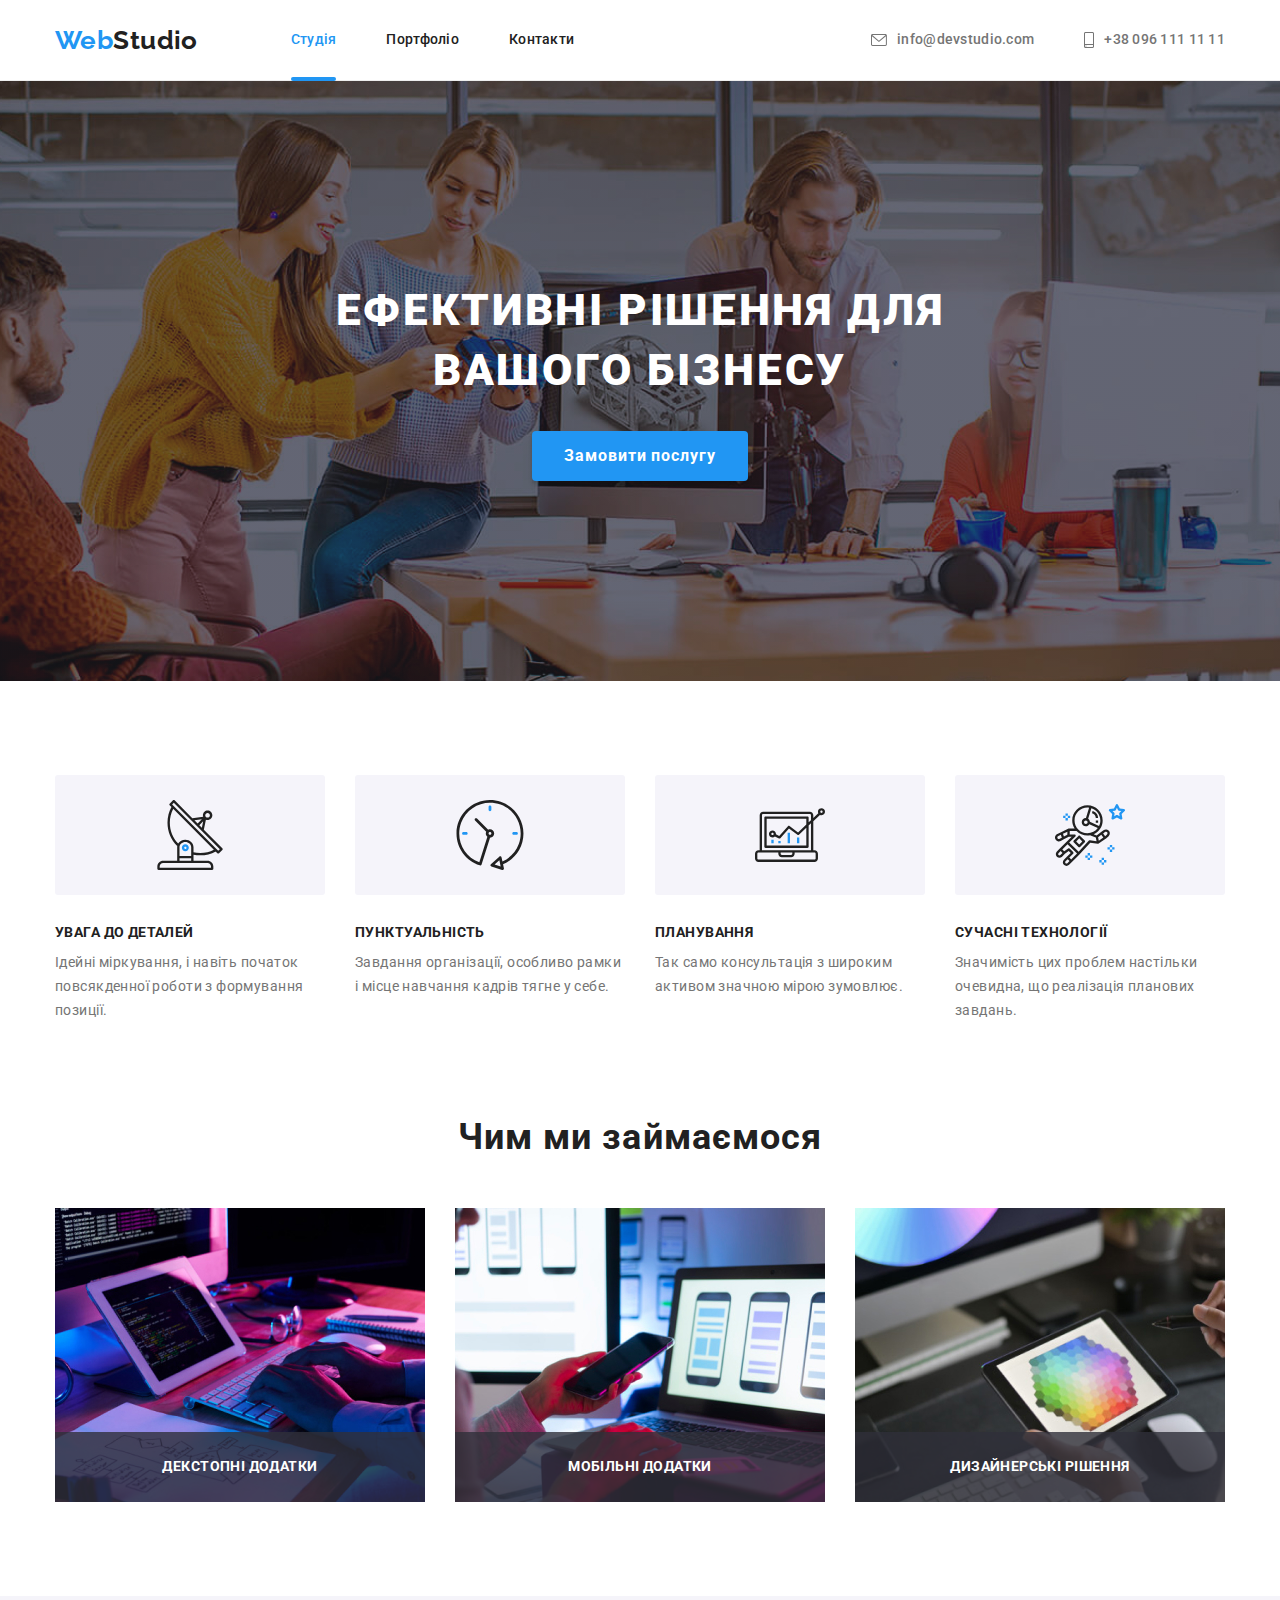
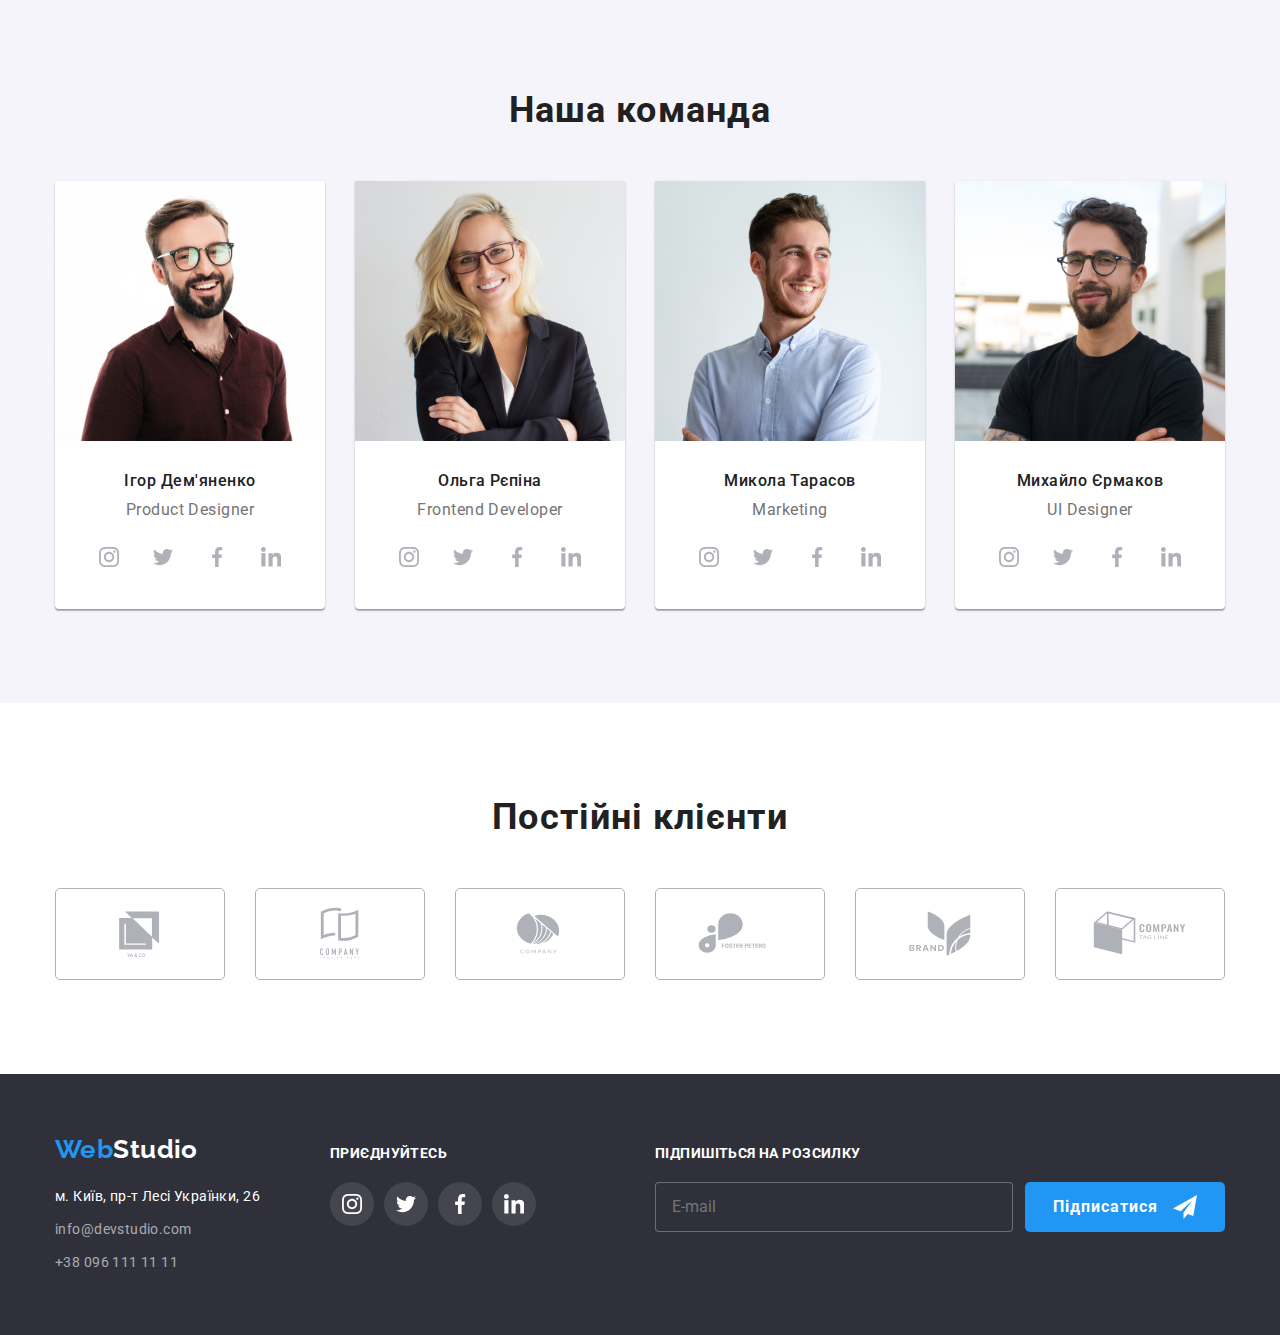
<file: index.html>
<!DOCTYPE html>
<html lang="uk">
<head>
    <meta charset="UTF-8">
    <meta http-equiv="X-UA-Compatible" content="IE=edge">
    <meta name="viewport" content="width=device-width, initial-scale=1.0">
    <title>Студія</title>
    <link rel="stylesheet" href="https://cdnjs.cloudflare.com/ajax/libs/modern-normalize/1.1.0/modern-normalize.min.css">
    <link rel="preconnect" href="https://fonts.googleapis.com">
    <link rel="preconnect" href="https://fonts.gstatic.com" crossorigin>
    <link href="https://fonts.googleapis.com/css2?family=Raleway:wght@700&display=swap" rel="stylesheet">
    <link href="https://fonts.googleapis.com/css2?family=Raleway:wght@700&family=Roboto:wght@400;500;700;900&display=swap" rel="stylesheet">
    <link rel="stylesheet" href="./css/styles.css">
</head>
<body>
    <header class="page-header">
    <div class="container">
    <nav class="main-nav">
        <a class="logo-link" href="./index.html">Web<span class="logo-header">Studio</span></a>
        <ul class="site-nav">
            <li><a class="nav-list current" href="./index.html">Студія</a></li>
            <li><a class="nav-list" href="./portfolio.html">Портфоліо</a></li>
            <li><a class="nav-list" href="">Контакти</a></li>
        </ul>
        
        <ul class="contacts">
            <li class="item">
                <a  class="contact-list"  href="mailto:info@devstudio.com"><svg class="nav-svg" height="12" width="16">
                    <use href="./images/icons.svg#icon-envelope"></use>
                </svg>info@devstudio.com</a>
            </li>
            <li class="item">
                <a class="contact-list" href="tel:+380961111111"><svg class="nav-svg" height="16" width="10">
                        <use href="./images/icons.svg#icon-smartphone"></use>
                    </svg>+38 096 111 11 11</a>
            </li>
        </ul>
    </nav>
    </div>
    </header>
    <main>
        <section class="hero-section">
            <div class="container">
                
            <h1 class="hero-title">ЕФЕКТИВНІ РІШЕННЯ ДЛЯ ВАШОГО БІЗНЕСУ</h1>
        
            <button class="modal-open-btn" type="button" data-modal-open><span class="button-text">Замовити послугу</span></button>
            </div>
        </section>
    <section class="feature-section">
        <div class="container">
        <h2 class="vissualy-hidden">Наші особливості</h2>
        <ul class="feature-list">
            <li class="item">
                <div class="buttonsvg">
                    <svg class="button-icon" height="70" width="70">
                    <use href="./images/icons.svg#icon-antenna"></use></svg>
                </div>

                <h3 class="section-list">УВАГА ДО ДЕТАЛЕЙ</h3>
                <p class="section-list-text">Ідейні міркування, і навіть початок повсякденної роботи з формування позиції.</p>
            </li>
            <li class="item" >
                <div class="buttonsvg">
                    <svg class="button-icon" height="70" width="70">
                        <use href="./images/icons.svg#icon-clock"></use>
                    </svg>
                </div>
                <h3 class="section-list">ПУНКТУАЛЬНІСТЬ</h3> 
                <p class="section-list-text">Завдання організації, особливо рамки і місце навчання кадрів тягне у себе.</p>
            </li>
            <li class="item">
                <div class="buttonsvg">
                    <svg class="button-icon" height="70" width="70">
                        <use href="./images/icons.svg#icon-diagram"></use>
                    </svg>
                </div>
                <h3 class="section-list">ПЛАНУВАННЯ</h3>
                <p class="section-list-text">Так само консультація з широким активом значною мірою зумовлює.</p>
            </li>
            <li class="item">
                <div class="buttonsvg">
                    <svg class="button-icon" height="70" width="70">
                        <use href="./images/icons.svg#icon-astronaut"></use>
                    </svg>
                </div>
                <h3 class="section-list">СУЧАСНІ ТЕХНОЛОГІЇ</h3>
                <p class="section-list-text">Значимість цих проблем настільки очевидна, що реалізація планових завдань.</p>
            </li>
        </ul>
        </div>
        </section>
            <section class="wedo-section">
                <div class="container">
        <h2 class="section-title">Чим ми займаємося</h2>
        <ul class="img-list">
            <li class="img-li"><img src="./images/imgwhatwedo1.jpg" alt="чим_ми_займаємось1" width="370">
            <p class="section-tittle-card">Декстопні додатки</p>
            </li>
            <li class="img-li"><img src="./images/imgwhatwedo2.jpg" alt="чим_ми_займаємось2" width="370">
            <p class="section-tittle-card">Мобільні додатки</p>
            </li>
            <li class="img-li"><img src="./images/imgwhatwedo3.jpg" alt="чим_ми_займаємось3" width="370">
            <p class="section-tittle-card">Дизайнерські рішення</p>
            </li>
        </ul>
        </div>
        </section>
    <section class="team-section">
        <div class="container">
        <h2 class="section-title">Наша команда</h2>
        <ul class="teamlist-flex">
            <li class="team-list"><img src="./images/imgourteam1.jpg" alt="наша_команда1" width="270">
                <div class="team-dsc">
            <h3 class="teammate-name">Ігор Дем'яненко</h3>
            <p class="teammate-text">Product Designer</p>
            <div class="button-panel">
            <a class="button-social" href="">
                <svg class="svg-social" height="20px" width="20px">
                    <use href="./images/icons.svg#icon-instagram"></use>
                </svg>
            </a>
            <a class="button-social" href="">
                <svg class="svg-social" height="20px" width="20px">
                    <use href="./images/icons.svg#icon-twitter"></use>
                </svg>
            </a>
            <a class="button-social" href="">
                <svg class="svg-social" height="20px" width="20px">
                    <use href="./images/icons.svg#icon-facebook"></use>
                </svg>
            </a>
            <a class="button-social" href="">
                <svg class="svg-social" height="20px" width="20px">
                    <use href="./images/icons.svg#icon-linkedin"></use>
                </svg>
            </a>
            </div>
            </div>
            </li>
            
            <li class="team-list"><img src="./images/imgourteam2.jpg" alt="наша_команда2" width="270">
            <div class="team-dsc">
                <h3 class="teammate-name">Ольга Рєпіна</h3>
            <p class="teammate-text">Frontend Developer</p>
                    <div class="button-panel">
                        <a class="button-social" href="">
                            <svg class="svg-social" height="20px" width="20px">
                                <use href="./images/icons.svg#icon-instagram"></use>
                            </svg>
                        </a>
                        <a class="button-social" href="">
                            <svg class="svg-social" height="20px" width="20px">
                                <use href="./images/icons.svg#icon-twitter"></use>
                            </svg>
                        </a>
                        <a class="button-social" href="">
                            <svg class="svg-social" height="20px" width="20px">
                                <use href="./images/icons.svg#icon-facebook"></use>
                            </svg>
                        </a>
                        <a class="button-social" href="">
                            <svg class="svg-social" height="20px" width="20px">
                                <use href="./images/icons.svg#icon-linkedin"></use>
                            </svg>
                        </a>
                    </div>
            </div>
            </li>
            
            <li class="team-list"><img src="./images/imgourteam3.jpg" alt="наша_команда3" width="270">
            <div class="team-dsc">
                <h3 class="teammate-name">Микола Тарасов</h3>
            <p class="teammate-text">Marketing</p>
                        <div class="button-panel">
                            <a class="button-social" href="">
                                <svg class="svg-social" height="20px" width="20px">
                                    <use href="./images/icons.svg#icon-instagram"></use>
                                </svg>
                            </a>
                            <a class="button-social" href="">
                                <svg class="svg-social" height="20px" width="20px">
                                    <use href="./images/icons.svg#icon-twitter"></use>
                                </svg>
                            </a>
                            <a class="button-social" href="">
                                <svg class="svg-social" height="20px" width="20px">
                                    <use href="./images/icons.svg#icon-facebook"></use>
                                </svg>
                            </a>
                            <a class="button-social" href="">
                                <svg class="svg-social" height="20px" width="20px">
                                    <use href="./images/icons.svg#icon-linkedin"></use>
                                </svg>
                            </a>
                        </div>
            </div>
            </li>
            
            <li class="team-list"><img src="./images/imgourteam4.jpg" alt="наша_команда4" width="270">
            <div class="team-dsc">
                <h3 class="teammate-name">Михайло Єрмаков</h3>
            <p class="teammate-text">UI Designer</p>
                        <div class="button-panel">
                            <a class="button-social" href="">
                                <svg class="svg-social" height="20px" width="20px">
                                    <use href="./images/icons.svg#icon-instagram"></use>
                                </svg>
                            </a>
                            <a class="button-social" href="">
                                <svg class="svg-social" height="20px" width="20px">
                                    <use href="./images/icons.svg#icon-twitter"></use>
                                </svg>
                            </a>
                            <a class="button-social" href="">
                                <svg class="svg-social" height="20px" width="20px">
                                    <use href="./images/icons.svg#icon-facebook"></use>
                                </svg>
                            </a>
                            <a class="button-social" href="">
                                <svg class="svg-social" height="20px" width="20px">
                                    <use href="./images/icons.svg#icon-linkedin"></use>
                                </svg>
                            </a>
                        </div>
            </div>
            </li>
        </ul>
        </div>
    </section>
    <section class="clients-section">
        <div class="container">
            <h2 class="section-title">Постійні клієнти</h2>
                        <ul class="button-clients">
                            <li>
                            <a class="button-client" href="">
                                <svg class="svg-client" height="92px" width="170px">
                                    <use href="./images/icons.svg#icon-group6"></use>
                                </svg>
                            </a>
                            </li>
                            <li>
                            <a class="button-client" href="">
                                <svg class="svg-client" height="92px" width="170px">
                                    <use href="./images/icons.svg#icon-group1"></use>
                                </svg>
                            </a>
                            </li>
                            <li>
                            <a class="button-client" href="">
                                <svg class="svg-client" height="92px" width="170px">
                                    <use href="./images/icons.svg#icon-group2"></use>
                                </svg>
                            </a>
                            </li>
                            <li>
                            <a class="button-client" href="">
                                <svg class="svg-client" height="92px" width="170px">
                                    <use href="./images/icons.svg#icon-group3"></use>
                                </svg>
                            </a>
                            </li>
                            <li>
                            <a class="button-client" href="">
                                <svg class="svg-client" height="92px" width="170px">
                                    <use href="./images/icons.svg#icon-group4"></use>
                                </svg>
                            </a>
                            </li>
                            <li>
                            <a class="button-client" href="">
                                <svg class="svg-client" height="92px" width="170px">
                                    <use href="./images/icons.svg#icon-group5"></use>
                                </svg>
                            </a>
                            </li>
                        </ul>
        </div>
    </section>
    </main>
    <footer>
        <div class="container">
            <div class="allfooter">
            <div class="footer-main">
        <a class="logo-link-footer" href="./index.html">Web<span class="logo-footer">Studio</span></a>
        
        
        <address>
        <ul class="footer-list">
        <li>
            <a class="address-link-footer" href="https://goo.gl/maps/4YE3UZRUdWoqffig9" target="_blank" rel="noopener noreferrer nofollow">м. Київ, пр-т Лесі Українки, 26</a>
        </li>
        <li>
            <a class="footer-nav-mail" href="mailto:info@devstudio.com">info@devstudio.com</a>
        </li>
        <li>
            <a class="footer-nav" href="tel:+380961111111">+38 096 111 11 11</a>
        </li>
        </ul>
        </address>
        </div>
        
        <div class="footer-buttons">
            <p class="footer-text">ПРИЄДНУЙТЕСЬ</p>
            <ul class="button-panel-footer">
                <li>
                                        <a class="button-social-footer" href="">
                                            <svg class="svg-social" height="20px" width="20px">
                                                <use href="./images/icons.svg#icon-instagram"></use>
                                            </svg>
                                        </a>
                                        </li>
                                        <li>
                                        <a class="button-social-footer" href="">
                                            <svg class="svg-social" height="20px" width="20px">
                                                <use href="./images/icons.svg#icon-twitter"></use>
                                            </svg>
                                        </a>
                                        </li>
                                        <li>
                                        <a class="button-social-footer" href="">
                                            <svg class="svg-social" height="20px" width="20px">
                                                <use href="./images/icons.svg#icon-facebook"></use>
                                            </svg>
                                        </a>
                                        </li>
                                        <li>
                                        <a class="button-social-footer" href="">
                                            <svg class="svg-social" height="20px" width="20px">
                                                <use href="./images/icons.svg#icon-linkedin"></use>
                                            </svg>
                                        </a>
                                        </li>
                                        </ul>
        </div>
        <div class="footer-contact-form">
            <p class="name-tittle-footer">Підпишіться на розсилку</p>
            <form class="footer-form" name="signup-form">
                <label><input type="email" name="email" class="footer-form-input" placeholder="E-mail" required></label>
        
                <button type="submit" class="footer-form-button">Підписатися
                    <svg aria-label="іконка літака" class="footer-form-icon" width="24" height="24">
                        <use href="./images/icons.svg#icon-icon-send"></use>
                    </svg>
                </button>
        
            </form>
        </div>
        </div>
        </div>
    </footer>
        <div class="backdrop is-hidden" data-modal>
            <div class="modal">
                <button type="button" class="modal-close-btn" data-modal-close>
                    <svg class="modal-close-icon" width="18" height="18">
                        <use href="./images/icons.svg#icon-close"></use>
                    </svg>
                    </button>
                    <form name="signup-form" class="modal-form">
                        <b class="modal-form-title">Залиште свої дані, ми вам передзвонимо</b>
                        <label class="modal-form-field">
                            <span class="modal-form-desc-title">Ім'я</span>
                            <span class="modal-form-input-icon">
                                <input type="text" name="name" class="modal-form-input" required pattern="[a-zA-Zа-яА-ЯіІїЇ]+">
                                <svg width="18" height="18" class="modal-form-icon">
                                    <use href="./images/icons.svg#icon-person-black"></use>
                                </svg>
                            </span>
                        </label>
                        <label class="modal-form-field">
                            <span class="modal-form-desc-title">Телефон</span>
                            <span class="modal-form-input-icon">
                                <input type="tel" name="tel" class="modal-form-input" required pattern="[0-9]{3}-[0-9]{3}-[0-9]{2}-[0-9]{2}"
                                    title="xxx-xxx-xx-xx">
                                <svg width="18" height="18" class="modal-form-icon">
                                    <use href="./images/icons.svg#icon-phone-black"></use>
                                </svg>
                            </span>
                        </label>
                        <label class="modal-form-field">
                            <span class="modal-form-desc-title">Пошта</span>
                            <span class="modal-form-input-icon">
                                <input type="email" name="email" class="modal-form-input" required>
                                <svg width="18" height="18" class="modal-form-icon">
                                    <use href="./images/icons.svg#icon-email-black"></use>
                                </svg>
                            </span>
                        </label>
                    
                        <label class="modal-form-field-coment">
                            <span class="modal-form-desc-title">Коментар</span>
                            <textarea name="feedback" placeholder="Введіть текст" required class="modal-form-comment"></textarea>
                        </label>
                        <label class="modal-form-checkbox-field">
                            <input type="checkbox" name="user-policy" class="modal-form-check vissualy-hidden">
                            <svg class="modal-form-checkbox" width="16" height="15">
                                <use href="./images/icons.svg#icon-icon-check" class="modal-form-checkbox-icon"></use>
                            </svg>Погоджуюся з розсилкою та приймаю&nbsp;<a href="" class="checkbox-accent">Умови договору</a>
                        </label>
                        <button type="submit" class="modal-form-submit">Відправити</button>
                    </form>
                    </div>
                    </div>
        <script src="./js/modal.js"></script>
</body>
</html>
</file>
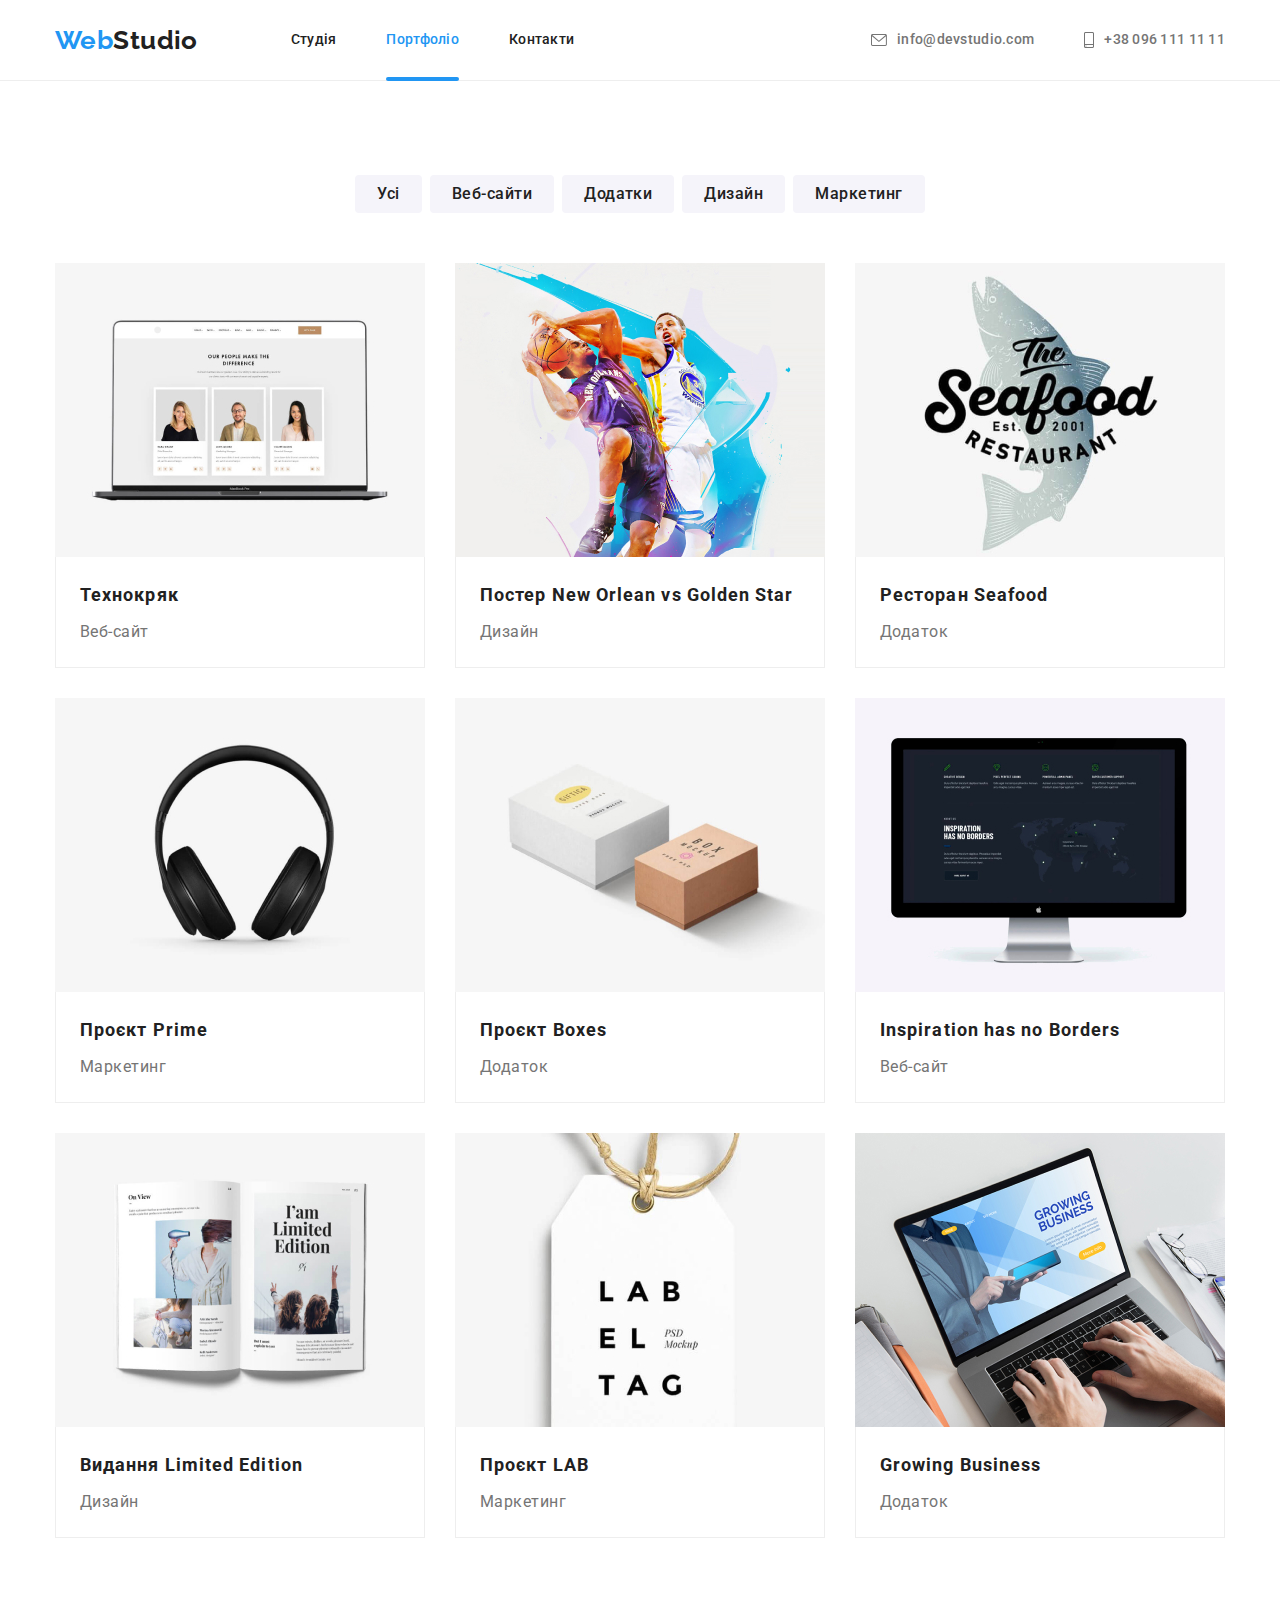
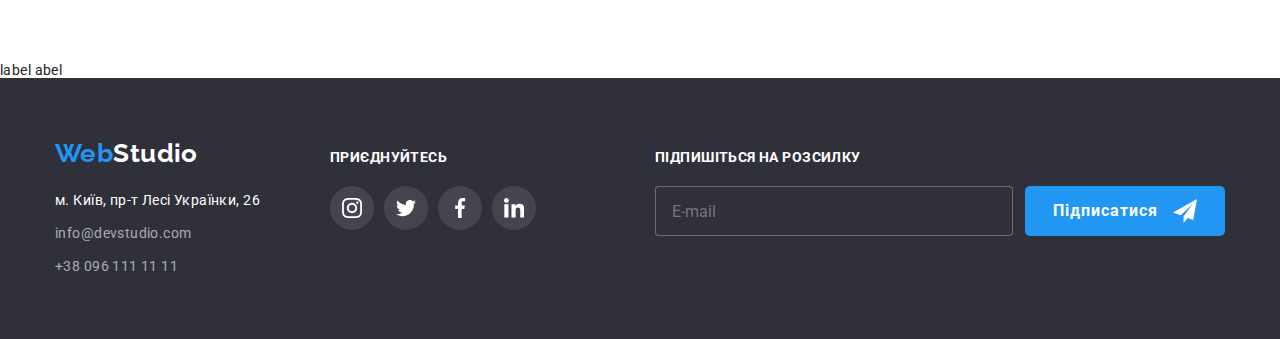
<file: portfolio.html>
<!DOCTYPE html>
<html lang="uk">

<head>
    <meta charset="UTF-8">
    <meta http-equiv="X-UA-Compatible" content="IE=edge">
    <meta name="viewport" content="width=device-width, initial-scale=1.0">
    <title>Портфоліо</title>
    <link rel="stylesheet" href="https://cdnjs.cloudflare.com/ajax/libs/modern-normalize/1.1.0/modern-normalize.min.css">
    <link rel="preconnect" href="https://fonts.googleapis.com">
    <link rel="preconnect" href="https://fonts.gstatic.com" crossorigin>
    <link href="https://fonts.googleapis.com/css2?family=Raleway:wght@700&display=swap" rel="stylesheet">
    <link href="https://fonts.googleapis.com/css2?family=Raleway:wght@700&family=Roboto:wght@400;500;700;900&display=swap" rel="stylesheet">
    <link rel="stylesheet" href="./css/styles.css">
</head>
<body>
    <header class="page-header">
        <div class="container">
            <nav class="main-nav">
                <a class="logo-link" href="./index.html">Web<span class="logo-header">Studio</span></a>
                <ul class="site-nav">
                    <li><a class="nav-list" href="./index.html">Студія</a></li>
                    <li><a class="nav-list current" href="./portfolio.html">Портфоліо</a></li>
                    <li><a class="nav-list" href="">Контакти</a></li>
                </ul>
    
                <ul class="contacts">
                    <li class="item">
                        <a class="contact-list" href="mailto:info@devstudio.com"><svg class="nav-svg" height="12" ,
                                width="16">
                                <use href="./images/icons.svg#icon-envelope"></use>
                            </svg>info@devstudio.com</a>
                    </li>
                    <li class="item">
                        <a class="contact-list" href="tel:+380961111111"><svg class="nav-svg" height="16" , width="10">
                                <use href="./images/icons.svg#icon-smartphone"></use>
                            </svg>+38 096 111 11 11</a>
                    </li>
                </ul>
        </div>
    </header>
    <main>
        <section class="portfolio-section">
            <div class="container">
            <h1 class="portfolio-title vissualy-hidden">Наші роботи</h1>
            <ul class="filters">
                <li>
                    <button type="button" class="filter-button">Усі</button>
                </li>
                <li>
                    <button type="button" class="filter-button">Веб-сайти</button>
                </li>
                <li>
                    <button type="button" class="filter-button">Додатки</button>
                </li>
                <li>
                    <button type="button" class="filter-button">Дизайн</button>
                </li>
                <li>
                    <button type="button" class="filter-button">Маркетинг</button>
                </li>
            </ul>
            <div class="flex-container">
            <ul class="portfolio-items">
                <li>
                    <a class="portfolio-list" href="">
                        <div class="overlay-thumb">
                    <img src="./images/imgportfolio1.jpg" alt="portfolio1" width="370">
                    <p class="overlay">Ресурс пропонує комплексні пропозиції з різним рівнем функціоналу та сервісів. Все це дозволить
                        відвідувачу отримати вичерпні відомості про компанію чи приватну особу.</p>
                    </div>
                <div class="portfolio-dsc">
                    <h2 class="portfolio-name">Технокряк</h2>
                <p class="portfolio-text">Веб-сайт</p>
                </div>
                </a>
                </li>
                <li>
                    <a class="portfolio-list" href="">
                        <div class="overlay-thumb">
                    <img src="./images/imgportfolio2.jpg" alt="portfolio2" width="370">
                    <p class="overlay">Ресурс пропонує комплексні пропозиції з різним рівнем функціоналу та сервісів. Все це дозволить
                        відвідувачу отримати вичерпні відомості про компанію чи приватну особу.</p>
                    </div>
                <div class="portfolio-dsc">  
                    <h2 class="portfolio-name">Постер New Orlean vs Golden Star</h2>
                <p class="portfolio-text">Дизайн</p>
                </div>
                </a>
                </li>
                <li>
                    <a class="portfolio-list" href="">
                        <div class="overlay-thumb">
                    <img src="./images/imgportfolio3.jpg" alt="portfolio3" width="370">
                    <p class="overlay">Ресурс пропонує комплексні пропозиції з різним рівнем функціоналу та сервісів. Все це дозволить
                        відвідувачу отримати вичерпні відомості про компанію чи приватну особу.</p>
                        </div>
                <div class="portfolio-dsc">
                    <h2 class="portfolio-name">Ресторан Seafood</h2>
                <p class="portfolio-text">Додаток</p>
                </div>
                </a>
                </li>
                <li >
                    <a class="portfolio-list" href="">
                        <div class="overlay-thumb">
                    <img src="./images/imgportfolio4.jpg" alt="portfolio4" width="370">
                    <p class="overlay">Ресурс пропонує комплексні пропозиції з різним рівнем функціоналу та сервісів. Все це дозволить
                        відвідувачу отримати вичерпні відомості про компанію чи приватну особу.</p>
                        </div>
                <div class="portfolio-dsc">
                    <h2 class="portfolio-name">Проєкт Prime</h2>
                <p class="portfolio-text">Маркетинг</p>
                </div>
                </a>
                </li>
                <li>
                    <a class="portfolio-list" href="">
                        <div class="overlay-thumb">
                    <img src="./images/imgportfolio5.jpg" alt="portfolio5" width="370">
                    <p class="overlay">Ресурс пропонує комплексні пропозиції з різним рівнем функціоналу та сервісів. Все це дозволить
                        відвідувачу отримати вичерпні відомості про компанію чи приватну особу.</p>
                        </div>
                <div class="portfolio-dsc">
                    <h2 class="portfolio-name">Проєкт Boxes</h2>
                <p class="portfolio-text">Додаток</p>
                </div>
                </a>
                </li>
                <li>
                    <a class="portfolio-list" href="">
                        <div class="overlay-thumb">
                    <img src="./images/imgportfolio6.jpg" alt="portfolio6" width="370">
                    <p class="overlay">Ресурс пропонує комплексні пропозиції з різним рівнем функціоналу та сервісів. Все це дозволить
                        відвідувачу отримати вичерпні відомості про компанію чи приватну особу.</p>
                        </div>
                <div class="portfolio-dsc">
                    <h2 class="portfolio-name">Inspiration has no Borders</h2>
                <p class="portfolio-text">Веб-сайт</p>
                </div>
                </a>
                </li>
                <li >
                    <a class="portfolio-list" href="">
                        <div class="overlay-thumb">
                    <img src="./images/imgportfolio7.jpg" alt="portfolio7" width="370">
                    <p class="overlay">Ресурс пропонує комплексні пропозиції з різним рівнем функціоналу та сервісів. Все це дозволить
                        відвідувачу отримати вичерпні відомості про компанію чи приватну особу.</p>
                        </div>
                    <div class="portfolio-dsc">
                    <h2 class="portfolio-name">Видання Limited Edition</h2>
                    <p class="portfolio-text">Дизайн</p>
                    </div>
                    </a>
                </li>
                <li>
                    <a class="portfolio-list" href="">
                        <div class="overlay-thumb">
                    <img src="./images/imgportfolio8.jpg" alt="portfolio8" width="370">
                    <p class="overlay">Ресурс пропонує комплексні пропозиції з різним рівнем функціоналу та сервісів. Все це дозволить
                        відвідувачу отримати вичерпні відомості про компанію чи приватну особу.</p>
                        </div>
                    <div class="portfolio-dsc">
                    <h2 class="portfolio-name">Проєкт LAB</h2>
                    <p class="portfolio-text">Маркетинг</p>
                    </div>
                    </a>
                </li>
                <li>
                    <a class="portfolio-list" href="">
                        <div class="overlay-thumb">
                    <img src="./images/imgportfolio9.jpg" alt="portfolio9" width="370">
                    <p class="overlay">Ресурс пропонує комплексні пропозиції з різним рівнем функціоналу та сервісів. Все це дозволить
                        відвідувачу отримати вичерпні відомості про компанію чи приватну особу.</p>
                    </div>
                        <div class="portfolio-dsc">
                    <h2 class="portfolio-name">Growing Business</h2>
                    <p class="portfolio-text">Додаток</p>
                    </div>
                    </a>
                </li>
            </ul>
            </div>
            </div>
        </section>
        </div>

<div>
label
abel


</div>



    </main>
    <footer>
        <div class="container">
            <div class="allfooter">
                <div class="footer-main">
                    <a class="logo-link-footer" href="./index.html">Web<span class="logo-footer">Studio</span></a>
    
    
                    <address>
                        <ul class="footer-list">
                            <li>
                                <a class="address-link-footer" href="">м. Київ, пр-т Лесі Українки, 26</a>
                            </li>
                            <li>
                                <a class="footer-nav-mail" href="mailto:info@devstudio.com">info@devstudio.com</a>
                            </li>
                            <li>
                                <a class="footer-nav" href="tel:+380961111111">+38 096 111 11 11</a>
                            </li>
                        </ul>
                    </address>
                </div>
    
                <div class="footer-buttons">
                    <p class="footer-text">ПРИЄДНУЙТЕСЬ</p>
                    <ul class="button-panel-footer">
                        <li>
                            <a class="button-social-footer" href="">
                                <svg class="svg-social" height="20px" , width="20px">
                                    <use href="./images/icons.svg#icon-instagram"></use>
                                </svg>
                            </a>
                        </li>
                        <li>
                            <a class="button-social-footer" href="">
                                <svg class="svg-social" height="20px" , width="20px">
                                    <use href="./images/icons.svg#icon-twitter"></use>
                                </svg>
                            </a>
                        </li>
                        <li>
                            <a class="button-social-footer" href="">
                                <svg class="svg-social" height="20px" , width="20px">
                                    <use href="./images/icons.svg#icon-facebook"></use>
                                </svg>
                            </a>
                        </li>
                        <li>
                            <a class="button-social-footer" href="">
                                <svg class="svg-social" height="20px" , width="20px">
                                    <use href="./images/icons.svg#icon-linkedin"></use>
                                </svg>
                            </a>
                        </li>
                    </ul>
                </div>
                <div class="footer-contact-form">
                    <p class="name-tittle-footer">Підпишіться на розсилку</p>
                    <form class="footer-form" name="signup-form">
                        <label><input type="email" name="email" class="footer-form-input" placeholder="E-mail" required></label>
                
                        <button type="submit" class="footer-form-button">Підписатися
                            <svg aria-label="іконка літака" class="footer-form-icon" width="24" height="24">
                                <use href="./images/icons.svg#icon-icon-send"></use>
                            </svg>
                        </button>
                
                    </form>
            </div>
        </div>
    </footer> 
    </body>
    
    </html>
</file>
<file: css/styles.css>
:root {
    --primary-text-color: rgba(33, 33, 33, 1);
    --secondaty-text-color: rgba(117, 117, 117, 1);
    --title-text-color: rgba(33, 33, 33, 1);
    --accent-color: rgba(33, 150, 243, 1);
    --accent-button-submit: rgba(24, 140, 232, 1);
    --primary-bg-color: rgba(255, 255, 255, 1);
    --footer-bg-color: rgba(47, 48, 58, 1);
    --secondary-bg-color: rgba(245, 244, 250, 1);
    --icon-color: rgba(175, 177, 184, 1);
}
/*Header*/



img {
display: block;
max-width: 100%;
height: auto;
}
.site-nav {
    display: flex;
    margin-left: 93px;

}
.site-nav li {
    margin-right: 50px;
}
.site-nav li:last-child {
    margin-right: 0px;
}
.container {
margin-left: auto;
margin-right: auto;
width: 1200px;
padding: 0 15px;
}
nav {
display: block;
}
.main-nav {
    display: flex;
    align-items: center;
}

.logo-header {
    color: var(--title-text-color);
    font-family: 'Raleway';
        font-style: normal;
        font-weight: 700;
        font-size: 26px;
        line-height: 1.19;
        
}
.logo-link {
    color: var(--accent-color);
    font-family: 'Raleway';
        font-style: normal;
        font-weight: 700;
        font-size: 26px;
        line-height: 1.19;
}

.nav-list {
    position: relative;
    font-family: 'Roboto';
    font-style: normal;
    font-weight: 500;
    font-size: 14px;
    line-height: 1.14;
    letter-spacing: 0.02em;
    color: var(--primary-text-color);

    transition: color 250ms cubic-bezier(0.4, 0, 0.2, 1);

}

.main-nav .nav-list {
    display: block;
    padding-bottom: 32px;
        padding-top: 32px;
        transition: color 250ms cubic-bezier(0.4, 0, 0.2, 1);
}
.nav-list.current {
    color: var(--accent-color);
    
}

.nav-list.current::after {
        content: "";
            display: block;
            position: absolute;
            left: 0;
            bottom: -1px;
            width: 100%;
            height: 4px;
            border-radius: 2px;
            background-color: var(--accent-color);
}

.nav-list:hover,
.nav-list:focus {
    color: var(--accent-color);
}
.nav-svg {
    fill: currentColor;
}
.nav-svg:hover,
.nav-svg:focus {
    fill: var(--accent-color);
}

/*Main*/
h1,
h2,
h3,
h4,
h5,
h6,
p {
    margin: 0px;
}


body {
    font-family: Roboto, sans-serif;
    letter-spacing: 0.03em;
    font-size: 14px;
    color: var(--primary-text-color);
    background-color: var(--primary-bg-color);
}
ul {
    list-style: none;
    padding: 0;
    margin-top: 0;
    margin-bottom: 0;
}
a {
    text-decoration: none;
}
.hero-title {
    margin: 0 auto;
    width: 696px;
        font-weight: 900;
        font-size: 44px;
        line-height: 1.36;
        letter-spacing: 0.06em;
        text-transform: uppercase;
        color:var(--primary-bg-color);
        text-align: center;
}


.hero-section {
        max-width: 1600px;
            height: 600px;
            margin-left: auto;
            margin-right: auto;
            background-repeat: repeat;
            background-size: cover;
            background-position: center;
    padding-top: 200px;
    padding-bottom: 200px;
    background-image: linear-gradient(
    to right,
        rgba(47, 48, 58, 0.4),
        rgba(47, 48, 58, 0.4)
    ),
    url(../images/Imghero.jpg);
}
.modal-open-btn {
    display: flex;
    margin-top: 30px;
    padding: 10px 32px;
    border-radius: 4px;
    font-family: inherit;
    font-weight: 700;
    font-size: 16px;
    line-height: 1.9;
    letter-spacing: 0.06em;
    color: var(--primary-bg-color);
    background-color: var(--accent-color);
    box-shadow: 0px 4px 4px rgba(0, 0, 0, 0.15);
    border-radius: 4px;
        cursor: pointer;
        border: 0;
        border-color: transparent;
                    box-sizing: border-box;
                        margin-bottom: auto;
                        margin-left: auto;
                        margin-right: auto;
    transition: background-color 250ms cubic-bezier(0.4, 0, 0.2, 1);
}

.modal-open-btn:hover,
.modal-open-btn:focus {
    background-color: var(--accent-color);
}

.backdrop {
    position: fixed;
    top: 0;
    left: 0;
    width: 100%;
    height: 100%;
    z-index: 100;
    background-color: rgba(0, 0, 0, 0.2);
    transition: opacity 250ms cubic-bezier(0.4, 0, 0.2, 1), visibility 250ms cubic-bezier(0.4, 0, 0.2, 1);
}

.backdrop.is-hidden {
    opacity: 0;
    visibility: hidden;
    pointer-events: none;
}

.vissualy-hidden {
    position: absolute;
    white-space: nowrap;
    width: 1px;
    height: 1px;
    overflow: hidden;
    border: 0;
    padding: 0;
    clip: rect(0 0 0 0);
    clip-path: inset(50%);
    margin: -1px;
}
.modal {
    position: absolute;
    top: 50%;
    left: 50%;
    transform: translate(-50%, -50%);
    width: 528px;
    height: 578px;
    padding: 40px;
    background-color: rgb(255, 255, 255);
    border-radius: 4px;
    box-shadow: 0px 4px rgba(0, 0, 0, 0.25);
    
}

.modal-close-btn {
    position: absolute;
    top: 8px;
    right: 8px;
    display: flex;
    align-items: center;
    justify-content: center;
    cursor: pointer;
    width: 30px;
    height: 30px;
    border-radius: 50%;
    background-color: var(--primary-bg-color);
    border: 1px solid var(--icon-color);
    padding: 0;
    transition: fill 250ms cubic-bezier(0.4, 0, 0.2, 1);
    
}
.modal-close-icon:hover,
.modal-close-icon:focus{
    fill: var(--accent-color);
}

.modal-form {
        display: flex;
            flex-direction: column;
}
.modal-form-title {
font-size: 20px;
    line-height: 1.15;
    font-weight: 700;
    margin-bottom: 12px;
    text-align: center;
}
.modal-form-field {
    margin-bottom: 10px;
}
.modal-form-input-icon {
    position: relative;
    display: block;

}

.modal-form-input {
    width: 100%;
    height: 40px;
    border-radius: 4px;
    border: 1px solid rgba(33, 33, 33, 0.2);
    padding-left: 42px;
    transition: border-color 250ms cubic-bezier(0.4, 0, 0.2, 1);

}

.modal-form-desc-title {
    display: block;
    font-size: 12px;
    line-height: 1.16;
    letter-spacing: 0.01em;
    color: var(--secondaty-text-color);
    margin-bottom: 4px;
}
.modal-form-icon {
    fill: var(--primary-text-color);
    position: absolute;
    top: 50%;
    left: 12px;
    transform: translateY(-50%);
    transition: fill 250ms cubic-bezier(0.4, 0, 0.2, 1);
}

.modal-form-comment {
    width: 100%;
    height: 120px;
    resize: none;
    border-radius: 4px;
    border: 1px solid rgba(33, 33, 33, 0.2);
    padding: 12px 16px;
    transition: border-color 250ms cubic-bezier(0.4, 0, 0.2, 1);
}

.modal-form-field-coment {
    margin-bottom: 20px;
}

.modal-form-comment::placeholder {
    font-size: 12px;
    line-height: 1.16;
    letter-spacing: 0.01em;
    color: rgba(117, 117, 117, 0.5);
}

.modal-form-comment:focus {
    outline: none;
    border-color: var(--accent-color);
}

.modal-form-input:focus + .modal-form-icon {
    fill: var(--accent-color);
}

.modal-form-input:focus {
    border-color: var(--accent-color);
    outline: none;
}

.modal-form-checkbox {
    border: 2px solid var(--primary-text-color);
    border-radius: 2px;
    cursor: pointer;
    margin-right: 7px;
}

.modal-form-checkbox-icon {
    display: none;
}

.modal-form-check:checked + .modal-form-checkbox {
    background-color: var(--accent-color);
    border: 2px solid var(--accent-color);
}

.modal-form-check:checked + .modal-form-checkbox .modal-form-checkbox-icon {
    display: block;
}

.modal-form-checkbox-field {
    display: flex;
    align-items: center;
    margin-bottom: 30px;
    font-weight: 400;
    line-height: 1.71;
    color: var(--secondaty-text-color);
    margin-left: 12px;
}

.checkbox-accent {
    color: var(--accent-color);
}

.modal-form-submit {
    border: none;
    padding: 10px 52px;
    border-radius: 4px;
    font-family: inherit;
    font-weight: 700;
    font-size: 16px;
    line-height: 1.9;
    letter-spacing: 0.06em;
    width: 200px;
    align-items: center;
    margin: auto;
    cursor: pointer;
    color: var(--primary-bg-color);
    background-color: var(--accent-color);
    transition: background-color 250ms cubic-bezier(0.4, 0, 0.2, 1);
}

.modal-form-submit:hover,
.modal-form-submit:focus {
    background-color: var(--accent-button-submit);
}


.button-text {
    font-family: Roboto, sans-serif;
        font-weight: 700;
        font-size: 16px;
        line-height: 1.88;
        letter-spacing: 0.06em;
        text-align: center;    
        color: var(--primary-bg-color);
}


.item .contact-list {
    display: flex;
    align-items: center;
    transition: color 250ms cubic-bezier(0.4, 0, 0.2, 1);

}
.buttonsvg {
        display: flex;
            justify-content: center;
            align-items: center;
    height: 120px;
    width: 270px;
    border: none;
    border-radius: 3px;
    color:black;
    cursor: pointer;
    margin-bottom: 30px;
    background-color: var(--secondary-bg-color);

}
.button-icon {
    fill: currentColor;
}


.contact-list {
    align-items: center;
}
.feature-section {
padding-top: 94px;
padding-bottom: 94px;
}
.wedo-section {
    padding-top: 0;
    padding-bottom: 94px;
}
.feature-list {
    display: flex;
}
.feature-list .item {

    width: 270px;
    margin-right: 30px;
}


.feature-list .item:last-child {
margin-right: 0px;    

}

.section-list {
    margin-top: 0;
    margin-bottom: 10px;
    font-size: 14px;
        font-weight: 700;
        line-height: 1.14;
        letter-spacing: 0.03em;
        text-transform: uppercase;
    
        color: var(--primary-text-color);
}
.section-list-text {
    margin-top: 0;
    margin-bottom: 0;
        line-height: 1.71;
        letter-spacing: 0.03em;
        color: var(--secondaty-text-color)
}
.section-title {
margin-bottom: 50px;
        font-weight: 700;
        font-size: 36px;
        line-height: 1.14;
        letter-spacing: 0.03em;
    text-align: center;
        color: var(--title-text-color);
}

.section-tittle-card {
    position: absolute;
    left: 0;
    bottom: 0;
    display: flex;
    justify-content: center;
    align-items: center;
    width: 100%;
    height: 70px;
    font-weight: 700;
    line-height: 1.14;
    text-transform: uppercase;
    color: var(--primary-bg-color);
    background-color: rgba(47, 48, 58, 0.8);
    


}



.section {
    padding-top: 94px;
    padding-bottom: 94px;
}
.img-list {
    display: flex;
    justify-content: center;

}
.img-list .img-li {
    margin-right: 30px;
}
.img-list .img-li:last-child {
    margin-right: 0px;
}

.img-li {
    position: relative;
}
.team-dsc {
padding-top: 30px;padding-bottom: 30px;

}
.teammate-name {
    margin-bottom: 10px;
    font-weight: 500;
    font-size: 16px;
    line-height: 1.188;
    letter-spacing: 0.03em;
text-align: center;
    color: var(--primary-text-color);
}
.teammate-text {
    font-weight: 400;
    font-size: 16px;
    line-height: 1.188;
    letter-spacing: 0.03em;
text-align: center;
    color: var(--secondaty-text-color);
}
.team-section {
padding-top: 94px;
padding-bottom: 94px;
    background: var(--secondary-bg-color);
}
.team-list {
        background: var(--primary-bg-color);
        box-shadow: 0px 1px 3px rgba(0, 0, 0, 0.12), 0px 1px 1px rgba(0, 0, 0, 0.14), 0px 2px 1px rgba(0, 0, 0, 0.2);
        border-radius: 0px 0px 4px 4px;
}

.teamlist-flex {
    display: flex;
}
.teamlist-flex .team-list {
    margin-right: 30px;
}
.teamlist-flex .team-list:last-child {
    margin-right: 0px;
}
.button-social {
    margin-right: 10px;
    justify-content: center;
    align-items: center;
    display: flex;
    height: 44px;
        width: 44px;
        border: none;
        border-radius: 50px;
        color: var(--icon-color);
        background-color: var(--primary-bg-color);
        cursor: pointer;
        transition: background-color 250ms cubic-bezier(0.4, 0, 0.2, 1), color 250ms cubic-bezier(0.4, 0, 0.2, 1);

}
.button-social:last-child {
    margin-right: 0;
}
.button-social:hover,
.button-social:focus {
    color: var(--primary-bg-color);
background-color: var(--accent-color);
}

.svg-social {
align-items: center;
fill: currentColor;
}

.button-panel {
    display: flex;
    margin-top: 16px;
justify-content: center;
}
.button-panel-footer {
display: flex;
    margin-top: 20px;
}

.clients-section {
padding-top: 94px;
padding-bottom: 94px;
}

.button-clients {
    display: flex;
    justify-content:space-between;
    align-items: center;
    

    


}
.svg-client {
    padding-top: 16px;
    padding-bottom: 16px;
    padding-left: 32px;
    padding-right: 32px;
    fill: var(--icon-color);
    transition: fill 250ms cubic-bezier(0.4, 0, 0.2, 1);
}

.button-client {
    display: flex;
    justify-content: center;
    align-items: center;
    width: 170px;
    height: 92px;
        color: var(--primary-bg-color);
        cursor: pointer;
        border-radius: 5px;
        border: 1px solid var(--icon-color);
        transition: color 250ms cubic-bezier(0.4, 0, 0.2, 1), border 250ms cubic-bezier(0.4, 0, 0.2, 1);

    }


.button-client:hover,
.button-client:focus {
    border: 1px solid var(--accent-color);
    color: var(--accent-color);
    
}


.svg-client:hover,
.svg-client:focus {
fill: var(--accent-color);
}

/*Footer*/
.footer {
    display: flex;
}


.footer-main {
    float:left;
    display: block;
    margin-right: 70px;
}
.footer-buttons {
    display: block;
}
.footer-top {
    align-items: center;
    display: flex;

}
.footer-text {
    color: var(--primary-bg-color);
    font-weight: 700;
    line-height: 1.14;
    letter-spacing: 0.03em;

}
.button-social-footer {
    margin-right: 10px;
        justify-content: center;
        align-items: center;
        display: flex;
        height: 44px;
        width: 44px;
        border: none;
        border-radius: 50px;
        color: var(--primary-bg-color);
        background-color: rgba(255, 255, 255, 0.1);
        cursor: pointer;
        transition: background-color 250ms cubic-bezier(0.4, 0, 0.2, 1);
}
.button-social-footer:hover,
.button-social-footer:focus {
color: var(--primary-bg-color);
background-color: var(--accent-color);
}

footer {
    padding-top: 60px;
    padding-bottom: 60px;
    background-color: var(--footer-bg-color);
}

.allfooter {
    display: flex;
    align-items:baseline; 
}
.footer-nav {
        font-style: normal;
        font-weight: 400;
        font-size: 14px;
        line-height: 1.71;
    
        letter-spacing: 0.03em;
    color: rgba(255, 255, 255, 0.6);
    transition: color 250ms cubic-bezier(0.4, 0, 0.2, 1);
}

.logo-link-footer {
    color: var(--accent-color);
    font-family: 'Raleway';
    font-style: normal;
    font-weight: 700;
    font-size: 26px;
    line-height: 1.19;
}

.footer-nav-mail {
    margin-bottom: 9px;
    font-style: normal;
    font-weight: 400;
    font-size: 14px;
    line-height: 1.71;
    letter-spacing: 0.03em;
    color: rgba(255, 255, 255, 0.6);
    transition: color 250ms cubic-bezier(0.4, 0, 0.2, 1);
}
address {
    margin-top: 20px;
}
.footer-list li {
    margin-bottom: 9px;
}

.footer-list li:last-child {
    margin-bottom: 0;
}
.logo-footer {
    color: var(--primary-bg-color);
}
.footer-nav:hover, :focus {
    color: var(--accent-color);
}

.footer-nav-mail:hover,
:focus {
    color: var(--accent-color);
}
.address-link-footer:hover, :focus {
    color: var(--accent-color);
}

.contact-list {
    font-weight: 500;
    line-height: 1.71;
    letter-spacing: 0.02em;
    color: var(--secondaty-text-color);
}
.nav-svg {
    margin-right: 10px;
}



.contacts {
    display: flex;
    margin-left: auto;
}
.contacts .item + .item {
    margin-left: 50px;
}

.address-link {
    font-style: normal;
    line-height: 1.71;

    letter-spacing: 0.03em;

    color: var(--primary-bg-color);
}

.address-link-footer {
    margin-bottom: 9px;
    font-style: normal;
    line-height: 1.71;

    letter-spacing: 0.03em;

    color: var(--primary-bg-color);
        transition: color 250ms cubic-bezier(0.4, 0, 0.2, 1);

}
.contact-list:hover,
:focus {
    color: var(--accent-color);
    transition: color 250ms cubic-bezier(0.4, 0, 0.2, 1);
}

.footer-contact-form {
    margin-left: auto;
}
.name-tittle-footer {
    font-weight: 700;
    font-size: 14px;
    line-height: 1.14;
    text-align: left;
    text-transform: uppercase;
    color: var(--primary-bg-color);
}
.footer-form {
    display: flex;
    gap: 12px;
    margin-top: 20px;
}
.footer-form-button {
    border: none;
    border-radius: 5px;
    position: relative;
    display: block;
    cursor: pointer;
    width: 200px;
    height: 50px;
    background-color: var(--accent-color);
    color: var(--primary-bg-color);
    padding-left: 28px;
    font-weight: 700;
    font-size: 16px;
    letter-spacing: 0.06em;
    text-align: left;

    transition: background-color 250ms cubic-bezier(0.4, 0, 0.2, 1);
}

.footer-form-button:hover,
.footer-form-button:focus {
    background-color: var(--accent-button-submit);
}

.footer-form-input {
    width: 358px;
    height: 50px;
    padding-left: 16px;
    border: 1px solid rgba(255, 255, 255, 0.3);
    border-radius: 4px;
    background-color: var(--footer-bg-color);
    color: rgba(255, 255, 255, 0.6);
    font-weight: 400;
    font-size: 16px;
}

.footer-form-icon {
    fill: currentColor;
    position: absolute;
    top: 13px;
    left: 148px;
}




/*Portfolio*/
.page-header {
            box-sizing: border-box;
                border-bottom: 1px solid #EEEEEE;
}

.portfolio-title {
    font-weight: 700;
    font-size: 36px;
    line-height: 1.14;
    letter-spacing: 0.03em;
    text-align: center;
    color: var(--title-text-color);
}
.filters {
    display: flex;
    justify-content: center;
    margin-bottom: 50px;

}
.filters li {
    margin-right: 8px;
}
.filters li:last-child {
    margin-right: 0px;
}

.filter-button {
    display: inline-block;
    font-family: Roboto, sans-serif;
        background: var(--secondary-bg-color);
        border-radius: 4px;
        border: 0;
        border-color: transparent;
        text-align: center;
        cursor: pointer;
        font-weight: 500;
        font-size: 16px;
        line-height: 1.63;
        letter-spacing: 0.03em;
        color: var(--primary-text-color);
        padding: 6px 22px;
        transition: background-color 250ms cubic-bezier(0.4, 0, 0.2, 1), color 250ms cubic-bezier(0.4, 0, 0.2, 1), box-shadow 250ms cubic-bezier(0.4, 0, 0.2, 1);
}
.filter-button:hover, .filter-button:focus {
background-color: var(--accent-color);
filter: drop-shadow(0px 4px 4px rgba(0, 0, 0, 0.25));

    }
.filter-button:hover, .filter-button:focus {
color: var(--primary-bg-color);
}
.portfolio-text {
        font-weight: 400;
        font-size: 16px;
        line-height: 1.88;
        letter-spacing: 0.03em;
        color: var(--secondaty-text-color);

}
.portfolio-name {
    margin-bottom: 4px;
        font-weight: 700;
        font-size: 18px;
        line-height: 2;
        letter-spacing: 0.06em;
        color: var(--primary-text-color);
}
.portfolio-dsc {
    padding-left: 24px;
    padding-right: 24px;
    padding-top: 20px;
    padding-bottom: 20px;
    border-bottom: 1px solid #EEEEEE;
    border-left: 1px solid #EEEEEE;
    border-right: 1px solid #EEEEEE;
}
.portfolio-section {
    padding-top: 94px;
    padding-bottom: 94px;
}

.overlay-thumb {
    position: relative;
    overflow: hidden;
}

.overlay {
    position: absolute;
    top: 0;
    left: 0;
    width: 100%;
    height: 100%;
    padding: 63px 24px;
    background-color: rgba(33, 150, 243, 0.9);
    color: var(--primary-bg-color);
    font-weight: 400;
    font-size: 18px;
    line-height: 1.55;
    overflow: auto;
    transform: translateY(100%);
    transition: transform 250ms cubic-bezier(0.4, 0, 0.2, 1);
}
.portfolio-list {
    display: block;
        background: var(--primary-bg-color);
        transition: box-shadow 250ms cubic-bezier(0.4, 0, 0.2, 1);
        
}

.portfolio-list:hover {
    box-shadow: 0px 1px 1px rgba(0, 0, 0, 0.12), 0px 4px 4px rgba(0, 0, 0, 0.06), 1px 4px 6px rgba(0, 0, 0, 0.16);

}
.portfolio-list:hover .overlay, 
.portfolio-list:focus .overlay {
    transform: translateY(0%);
}
.portfolio-items li {
    margin-right: 30px;
    margin-bottom: 30px;
}
.portfolio-items li:nth-child(3n) 
{
    margin-right: 0px;

}
.portfolio-items {
        display: flex;
            flex-wrap: wrap;

}
</file>
